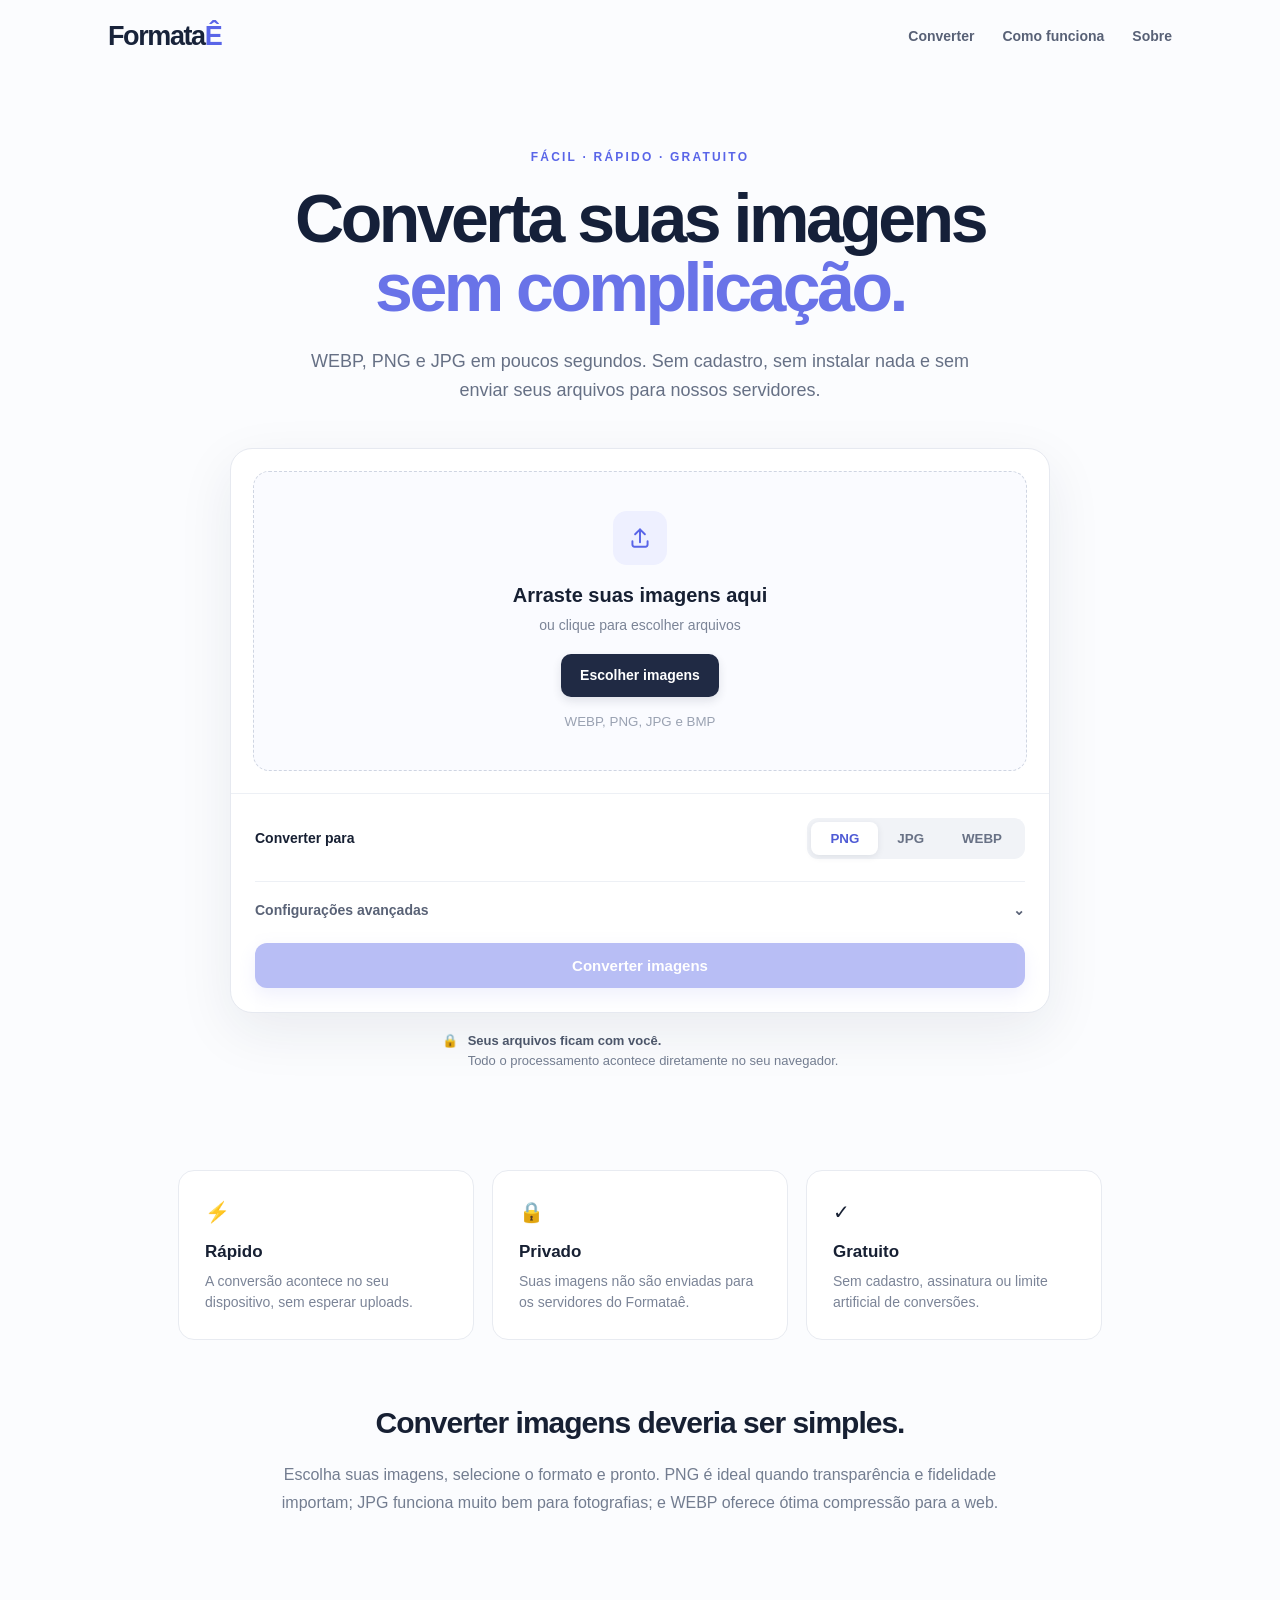
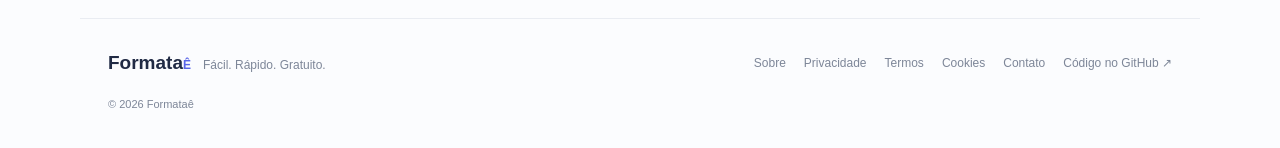
<file: index.html>
<!doctype html>
<html lang="pt-BR">
<head>
  <meta charset="utf-8">
  <meta name="viewport" content="width=device-width,initial-scale=1">
  <title>Formataê — Conversor de imagens grátis</title>
  <meta name="description" content="Converta WEBP, PNG, JPG e BMP gratuitamente, direto no navegador. Rápido, privado e sem cadastro.">
  <meta name="theme-color" content="#ffffff">
  <meta name="robots" content="index,follow">
  <link rel="canonical" href="https://formatae.com.br/">
  <meta property="og:type" content="website">
  <meta property="og:locale" content="pt_BR">
  <meta property="og:site_name" content="FormataÊ">
  <meta property="og:title" content="FormataÊ — Conversor de imagens grátis">
  <meta property="og:description" content="Converta WEBP, PNG e JPG de forma rápida, gratuita e diretamente no navegador.">
  <meta property="og:url" content="https://formatae.com.br/">
  <meta name="twitter:card" content="summary">
  <link rel="icon" href="favicon.svg" type="image/svg+xml">
  <link rel="stylesheet" href="style.css?v=3.2">
</head>
<body>
<header class="topbar">
  <a class="brand" href="index.html" aria-label="Formataê - início">Formata<span>Ê</span></a>
  <nav>
    <a href="#conversor">Converter</a>
    <a href="#vantagens">Como funciona</a>
    <a href="sobre.html">Sobre</a>
  </nav>
</header>

<main>
  <section class="hero">
    <div class="eyebrow">FÁCIL · RÁPIDO · GRATUITO</div>
    <h1>Converta suas imagens<br><span>sem complicação.</span></h1>
    <p>WEBP, PNG e JPG em poucos segundos. Sem cadastro, sem instalar nada e sem enviar seus arquivos para nossos servidores.</p>
  </section>

  <section id="conversor" class="converter-card">
    <label id="dropZone" class="drop-zone" for="fileInput">
      <div class="upload-icon" aria-hidden="true">
        <svg viewBox="0 0 24 24"><path d="M12 16V4m0 0L7.5 8.5M12 4l4.5 4.5M5 15v3a2 2 0 0 0 2 2h10a2 2 0 0 0 2-2v-3"/></svg>
      </div>
      <h2>Arraste suas imagens aqui</h2>
      <p>ou clique para escolher arquivos</p>
      <span class="choose-button">Escolher imagens</span>
      <small>WEBP, PNG, JPG e BMP</small>
      <input id="fileInput" type="file" accept="image/webp,image/png,image/jpeg,image/bmp" multiple hidden>
    </label>

    <div id="fileSummary" class="file-summary hidden"></div>

    <div class="controls">
      <div class="control-block">
        <span class="control-label">Converter para</span>
        <div class="format-tabs" role="group" aria-label="Formato de saída">
          <button class="format active" data-format="png" type="button">PNG</button>
          <button class="format" data-format="jpeg" type="button">JPG</button>
          <button class="format" data-format="webp" type="button">WEBP</button>
        </div>
      </div>

      <details class="advanced">
        <summary>
          <span>Configurações avançadas</span>
          <span class="chevron">⌄</span>
        </summary>
        <div class="advanced-grid">
          <label id="qualityWrap">
            <span>Qualidade <b id="qualityValue">90%</b></span>
            <input id="quality" type="range" min="10" max="100" value="90">
          </label>
          <label class="check-row">
            <input id="resizeToggle" type="checkbox">
            <span>Redimensionar imagens</span>
          </label>
          <div id="resizeFields" class="resize-fields hidden">
            <label>Largura <input id="widthInput" type="number" min="1" placeholder="px"></label>
            <label>Altura <input id="heightInput" type="number" min="1" placeholder="px"></label>
            <label class="check-row"><input id="keepRatio" type="checkbox" checked><span>Manter proporção</span></label>
          </div>
        </div>
      </details>

      <button id="convertBtn" class="convert-button" type="button" disabled>Converter imagens</button>
    </div>
  </section>

  <div class="privacy-note">
    <span>🔒</span>
    <div><strong>Seus arquivos ficam com você.</strong><br>Todo o processamento acontece diretamente no seu navegador.</div>
  </div>

  <section id="results" class="results hidden">
    <div class="results-head">
      <div><span class="success-dot">✓</span><h2>Conversão concluída</h2></div>
      <button id="clearBtn" class="text-button" type="button">Nova conversão</button>
    </div>
    <div id="resultList" class="result-list"></div>
    <button id="downloadAllBtn" class="secondary-button hidden" type="button">Baixar todas</button>
  </section>

  <section id="vantagens" class="benefits">
    <div>
      <span class="benefit-icon">⚡</span>
      <h3>Rápido</h3>
      <p>A conversão acontece no seu dispositivo, sem esperar uploads.</p>
    </div>
    <div>
      <span class="benefit-icon">🔒</span>
      <h3>Privado</h3>
      <p>Suas imagens não são enviadas para os servidores do Formataê.</p>
    </div>
    <div>
      <span class="benefit-icon">✓</span>
      <h3>Gratuito</h3>
      <p>Sem cadastro, assinatura ou limite artificial de conversões.</p>
    </div>
  </section>

  <section class="seo-copy">
    <h2>Converter imagens deveria ser simples.</h2>
    <p>Escolha suas imagens, selecione o formato e pronto. PNG é ideal quando transparência e fidelidade importam; JPG funciona muito bem para fotografias; e WEBP oferece ótima compressão para a web.</p>
  </section>
</main>

<footer>
  <div class="footer-brand"><strong>Formata<span class="accent-e">Ê</span></strong><span>Fácil. Rápido. Gratuito.</span></div>
  <div class="footer-links">
    <a href="sobre.html">Sobre</a>
    <a href="privacidade.html">Privacidade</a>
    <a href="termos.html">Termos</a>
    <a href="cookies.html">Cookies</a>
    <a href="contato.html">Contato</a>
    <a href="https://github.com/limaryan/formatae" target="_blank" rel="noopener noreferrer">Código no GitHub ↗</a>
  </div>
  <small>© 2026 Formataê</small>
</footer>
<script src="app.js?v=3.2"></script>
</body>
</html>
</file>
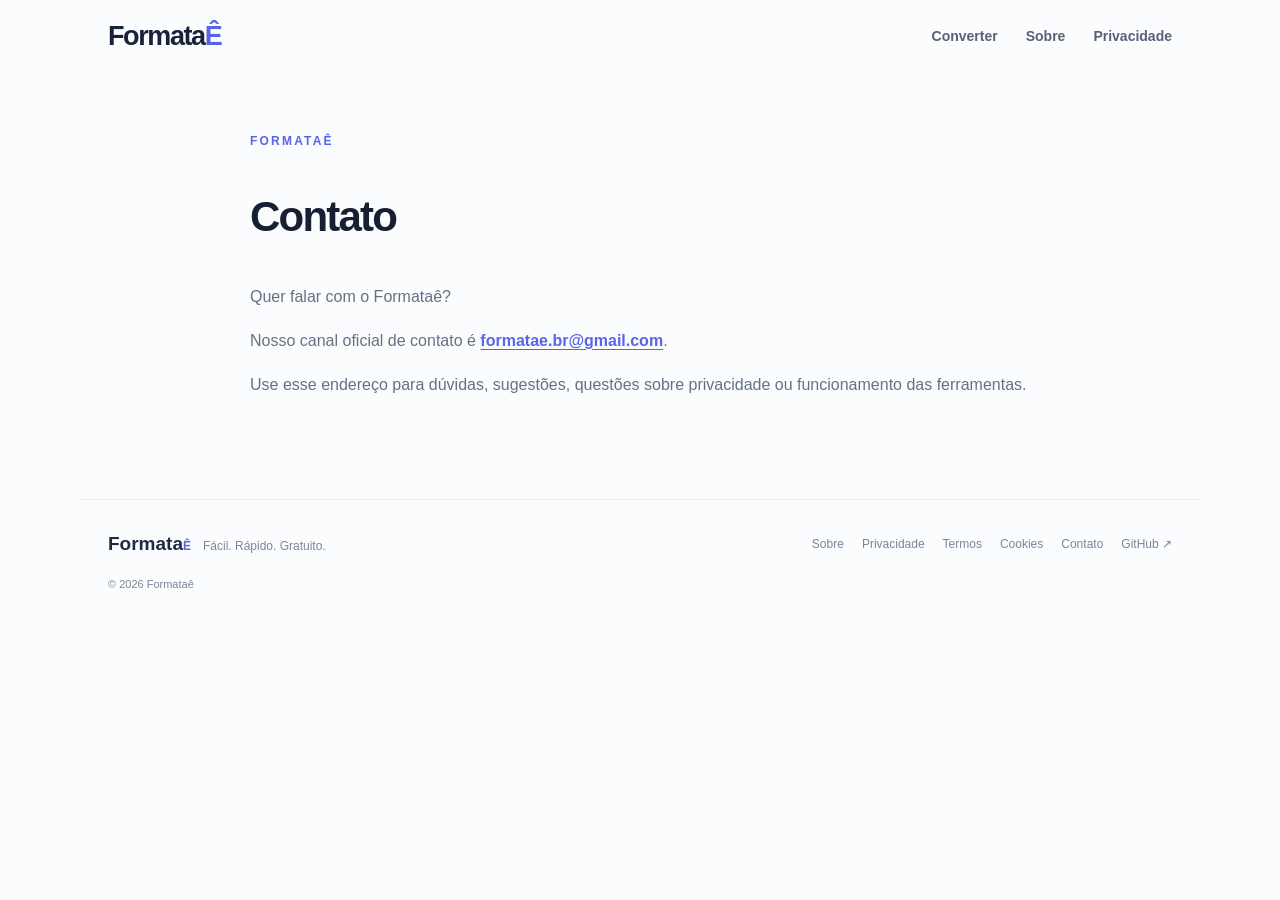
<file: contato.html>
<!doctype html><html lang="pt-BR"><head><meta charset="utf-8"><meta name="viewport" content="width=device-width,initial-scale=1"><title>Contato — Formataê</title><link rel="canonical" href="https://formatae.com.br/contato.html"><link rel="icon" href="favicon.svg" type="image/svg+xml"><link rel="stylesheet" href="style.css?v=3.2"></head><body><header class="topbar"><a class="brand" href="index.html">Formata<span>Ê</span></a><nav><a href="index.html#conversor">Converter</a><a href="sobre.html">Sobre</a><a href="privacidade.html">Privacidade</a></nav></header><main><article class="legal-page"><div class="eyebrow">FORMATAÊ</div><h1>Contato</h1><p>Quer falar com o Formataê?</p><p>Nosso canal oficial de contato é <a class="inline-link" href="mailto:formatae.br@gmail.com">formatae.br@gmail.com</a>.</p><p>Use esse endereço para dúvidas, sugestões, questões sobre privacidade ou funcionamento das ferramentas.</p></article></main><footer><div class="footer-brand"><strong>Formata<span class="accent-e">Ê</span></strong><span>Fácil. Rápido. Gratuito.</span></div><div class="footer-links"><a href="sobre.html">Sobre</a><a href="privacidade.html">Privacidade</a><a href="termos.html">Termos</a><a href="cookies.html">Cookies</a><a href="contato.html">Contato</a><a href="https://github.com/limaryan/formatae" target="_blank" rel="noopener noreferrer">GitHub ↗</a></div><small>© 2026 Formataê</small></footer></body></html>
</file>
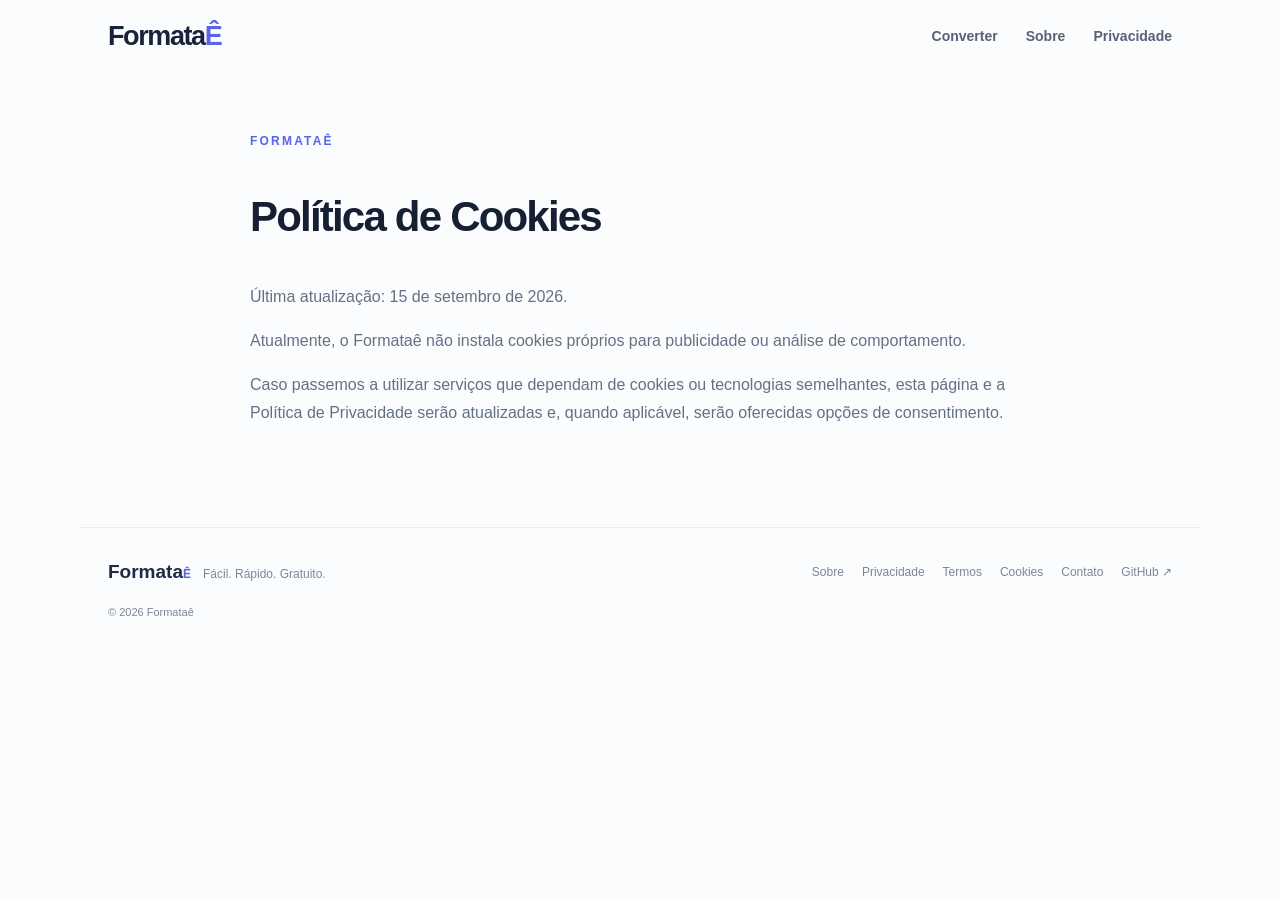
<file: cookies.html>
<!doctype html><html lang="pt-BR"><head><meta charset="utf-8"><meta name="viewport" content="width=device-width,initial-scale=1"><title>Política de Cookies — Formataê</title><link rel="canonical" href="https://formatae.com.br/cookies.html"><link rel="icon" href="favicon.svg" type="image/svg+xml"><link rel="stylesheet" href="style.css?v=3.2"></head><body><header class="topbar"><a class="brand" href="index.html">Formata<span>Ê</span></a><nav><a href="index.html#conversor">Converter</a><a href="sobre.html">Sobre</a><a href="privacidade.html">Privacidade</a></nav></header><main><article class="legal-page"><div class="eyebrow">FORMATAÊ</div><h1>Política de Cookies</h1><p>Última atualização: 15 de setembro de 2026.</p><p>Atualmente, o Formataê não instala cookies próprios para publicidade ou análise de comportamento.</p><p>Caso passemos a utilizar serviços que dependam de cookies ou tecnologias semelhantes, esta página e a Política de Privacidade serão atualizadas e, quando aplicável, serão oferecidas opções de consentimento.</p></article></main><footer><div class="footer-brand"><strong>Formata<span class="accent-e">Ê</span></strong><span>Fácil. Rápido. Gratuito.</span></div><div class="footer-links"><a href="sobre.html">Sobre</a><a href="privacidade.html">Privacidade</a><a href="termos.html">Termos</a><a href="cookies.html">Cookies</a><a href="contato.html">Contato</a><a href="https://github.com/limaryan/formatae" target="_blank" rel="noopener noreferrer">GitHub ↗</a></div><small>© 2026 Formataê</small></footer></body></html>
</file>
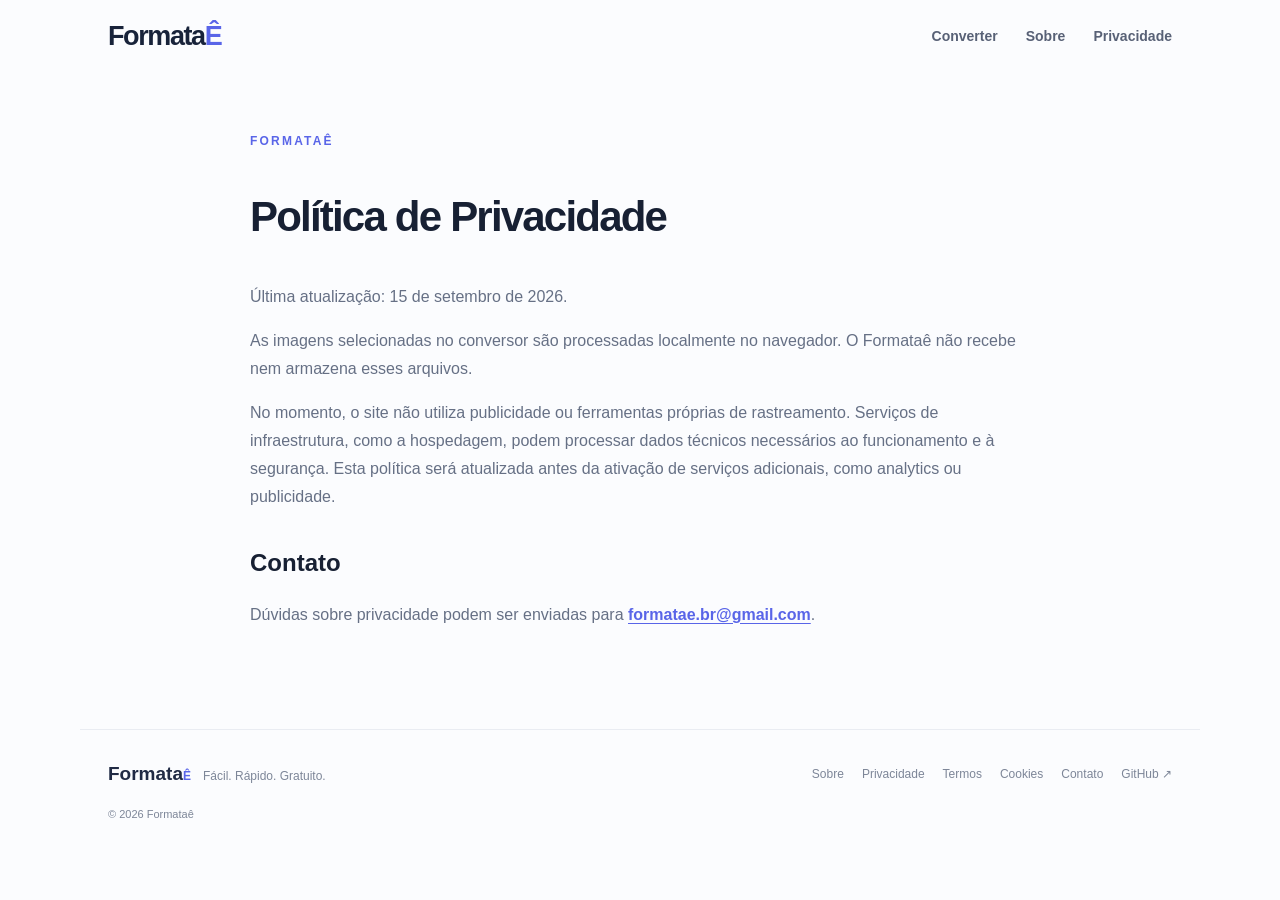
<file: privacidade.html>
<!doctype html><html lang="pt-BR"><head><meta charset="utf-8"><meta name="viewport" content="width=device-width,initial-scale=1"><title>Política de Privacidade — Formataê</title><link rel="canonical" href="https://formatae.com.br/privacidade.html"><link rel="icon" href="favicon.svg" type="image/svg+xml"><link rel="stylesheet" href="style.css?v=3.2"></head><body><header class="topbar"><a class="brand" href="index.html">Formata<span>Ê</span></a><nav><a href="index.html#conversor">Converter</a><a href="sobre.html">Sobre</a><a href="privacidade.html">Privacidade</a></nav></header><main><article class="legal-page"><div class="eyebrow">FORMATAÊ</div><h1>Política de Privacidade</h1><p>Última atualização: 15 de setembro de 2026.</p><p>As imagens selecionadas no conversor são processadas localmente no navegador. O Formataê não recebe nem armazena esses arquivos.</p><p>No momento, o site não utiliza publicidade ou ferramentas próprias de rastreamento. Serviços de infraestrutura, como a hospedagem, podem processar dados técnicos necessários ao funcionamento e à segurança. Esta política será atualizada antes da ativação de serviços adicionais, como analytics ou publicidade.</p><h2>Contato</h2><p>Dúvidas sobre privacidade podem ser enviadas para <a class="inline-link" href="mailto:formatae.br@gmail.com">formatae.br@gmail.com</a>.</p></article></main><footer><div class="footer-brand"><strong>Formata<span class="accent-e">Ê</span></strong><span>Fácil. Rápido. Gratuito.</span></div><div class="footer-links"><a href="sobre.html">Sobre</a><a href="privacidade.html">Privacidade</a><a href="termos.html">Termos</a><a href="cookies.html">Cookies</a><a href="contato.html">Contato</a><a href="https://github.com/limaryan/formatae" target="_blank" rel="noopener noreferrer">GitHub ↗</a></div><small>© 2026 Formataê</small></footer></body></html>
</file>
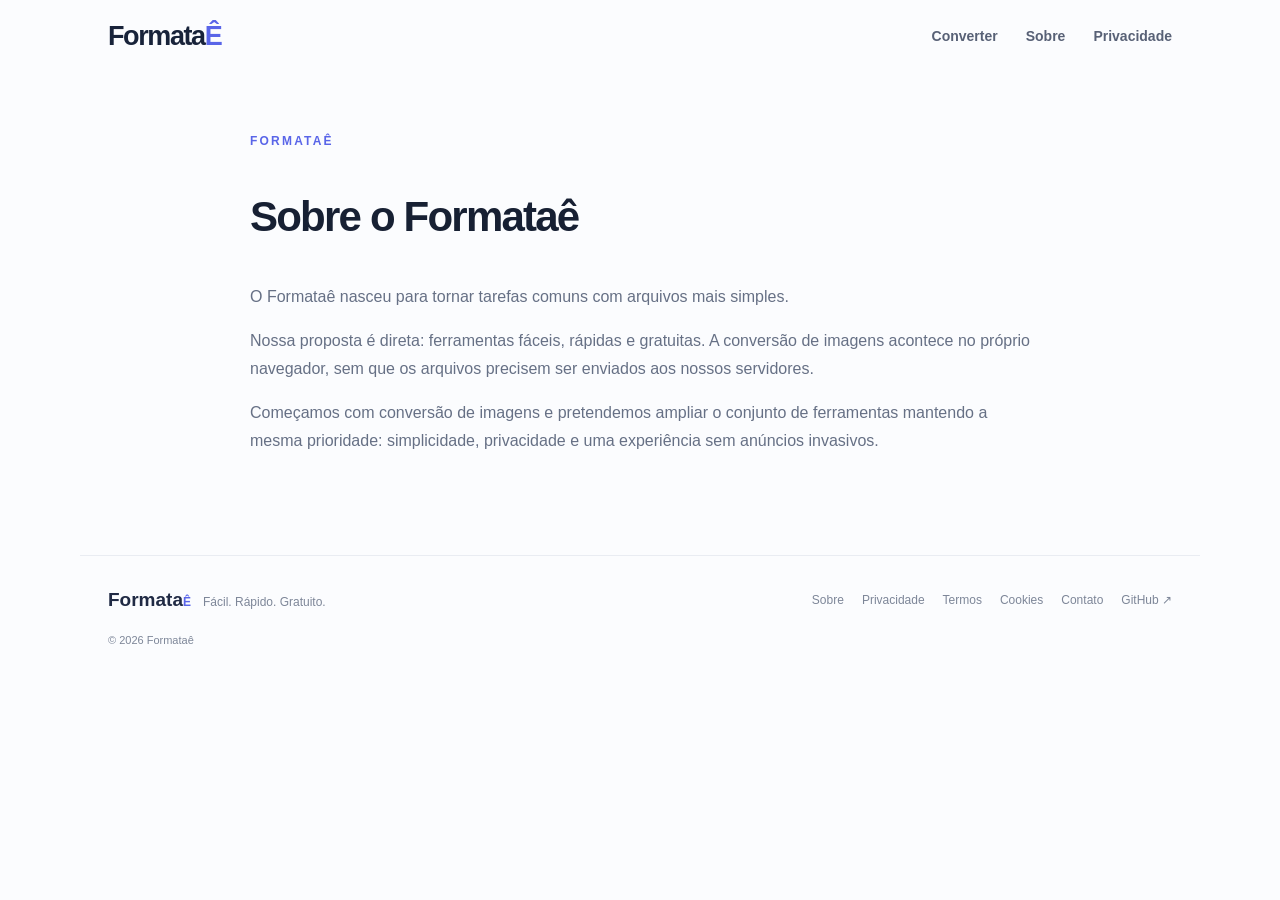
<file: sobre.html>
<!doctype html><html lang="pt-BR"><head><meta charset="utf-8"><meta name="viewport" content="width=device-width,initial-scale=1"><title>Sobre o Formataê — Formataê</title><link rel="canonical" href="https://formatae.com.br/sobre.html"><link rel="icon" href="favicon.svg" type="image/svg+xml"><link rel="stylesheet" href="style.css?v=3.2"></head><body><header class="topbar"><a class="brand" href="index.html">Formata<span>Ê</span></a><nav><a href="index.html#conversor">Converter</a><a href="sobre.html">Sobre</a><a href="privacidade.html">Privacidade</a></nav></header><main><article class="legal-page"><div class="eyebrow">FORMATAÊ</div><h1>Sobre o Formataê</h1><p>O Formataê nasceu para tornar tarefas comuns com arquivos mais simples.</p><p>Nossa proposta é direta: ferramentas fáceis, rápidas e gratuitas. A conversão de imagens acontece no próprio navegador, sem que os arquivos precisem ser enviados aos nossos servidores.</p><p>Começamos com conversão de imagens e pretendemos ampliar o conjunto de ferramentas mantendo a mesma prioridade: simplicidade, privacidade e uma experiência sem anúncios invasivos.</p></article></main><footer><div class="footer-brand"><strong>Formata<span class="accent-e">Ê</span></strong><span>Fácil. Rápido. Gratuito.</span></div><div class="footer-links"><a href="sobre.html">Sobre</a><a href="privacidade.html">Privacidade</a><a href="termos.html">Termos</a><a href="cookies.html">Cookies</a><a href="contato.html">Contato</a><a href="https://github.com/limaryan/formatae" target="_blank" rel="noopener noreferrer">GitHub ↗</a></div><small>© 2026 Formataê</small></footer></body></html>
</file>
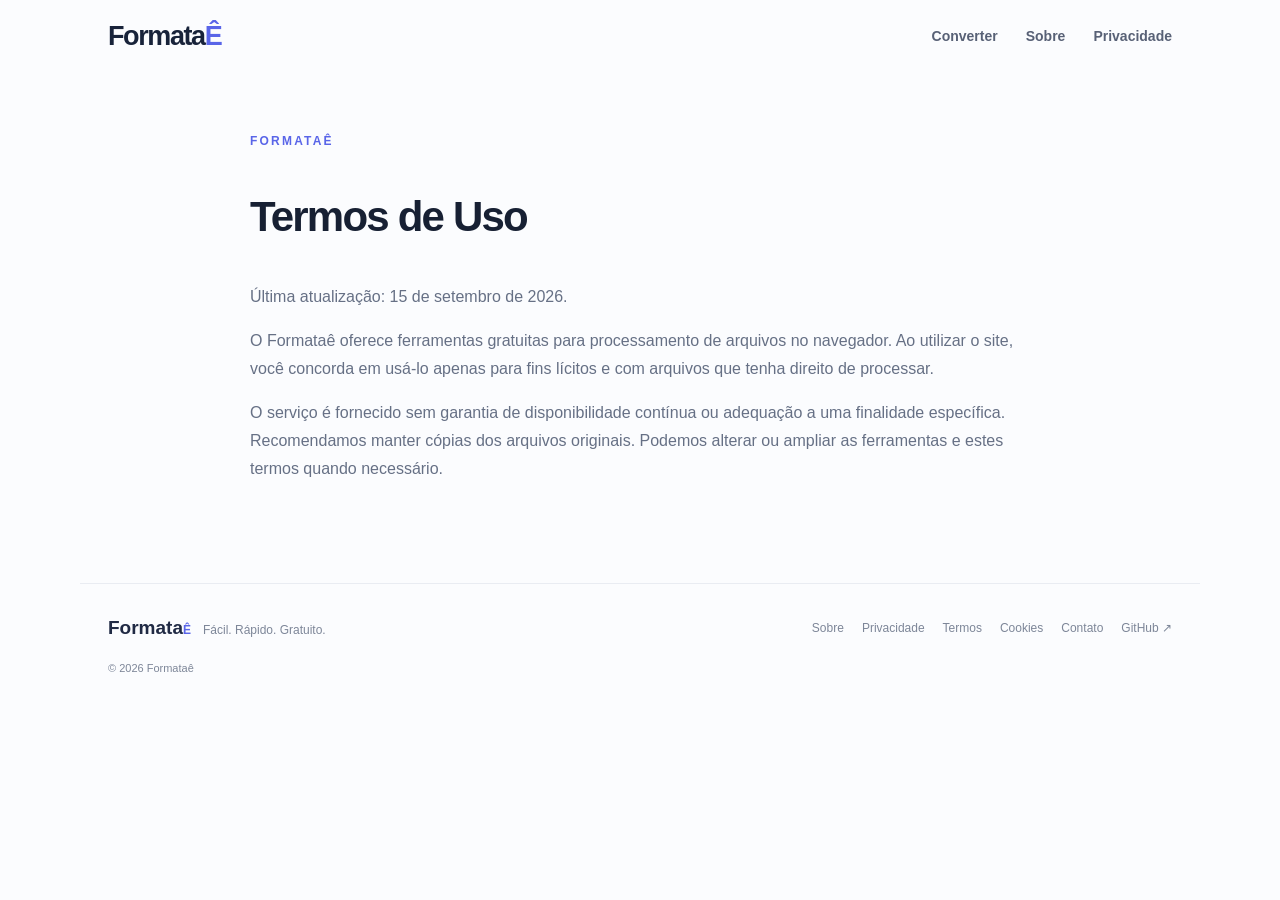
<file: termos.html>
<!doctype html><html lang="pt-BR"><head><meta charset="utf-8"><meta name="viewport" content="width=device-width,initial-scale=1"><title>Termos de Uso — Formataê</title><link rel="canonical" href="https://formatae.com.br/termos.html"><link rel="icon" href="favicon.svg" type="image/svg+xml"><link rel="stylesheet" href="style.css?v=3.2"></head><body><header class="topbar"><a class="brand" href="index.html">Formata<span>Ê</span></a><nav><a href="index.html#conversor">Converter</a><a href="sobre.html">Sobre</a><a href="privacidade.html">Privacidade</a></nav></header><main><article class="legal-page"><div class="eyebrow">FORMATAÊ</div><h1>Termos de Uso</h1><p>Última atualização: 15 de setembro de 2026.</p><p>O Formataê oferece ferramentas gratuitas para processamento de arquivos no navegador. Ao utilizar o site, você concorda em usá-lo apenas para fins lícitos e com arquivos que tenha direito de processar.</p><p>O serviço é fornecido sem garantia de disponibilidade contínua ou adequação a uma finalidade específica. Recomendamos manter cópias dos arquivos originais. Podemos alterar ou ampliar as ferramentas e estes termos quando necessário.</p></article></main><footer><div class="footer-brand"><strong>Formata<span class="accent-e">Ê</span></strong><span>Fácil. Rápido. Gratuito.</span></div><div class="footer-links"><a href="sobre.html">Sobre</a><a href="privacidade.html">Privacidade</a><a href="termos.html">Termos</a><a href="cookies.html">Cookies</a><a href="contato.html">Contato</a><a href="https://github.com/limaryan/formatae" target="_blank" rel="noopener noreferrer">GitHub ↗</a></div><small>© 2026 Formataê</small></footer></body></html>
</file>
<file: style.css>
*{box-sizing:border-box}html{scroll-behavior:smooth}body{margin:0;font-family:Inter,ui-sans-serif,-apple-system,BlinkMacSystemFont,"Segoe UI",sans-serif;color:#172033;background:#fbfcfe;line-height:1.5}a{color:inherit;text-decoration:none}.topbar{height:72px;max-width:1120px;margin:auto;padding:0 28px;display:flex;align-items:center;justify-content:space-between}.brand{font-size:27px;font-weight:850;letter-spacing:-1.4px;color:#18233a}.brand span{color:#5965e8}.topbar nav{display:flex;gap:28px;font-size:14px;color:#586176;font-weight:600}.topbar nav a:hover{color:#5965e8}main{max-width:980px;margin:auto;padding:0 28px}.hero{text-align:center;padding:76px 0 42px}.eyebrow{font-size:12px;letter-spacing:2.2px;font-weight:800;color:#5965e8;margin-bottom:18px}.hero h1{font-size:clamp(42px,6vw,68px);line-height:1.02;letter-spacing:-3.5px;margin:0;color:#152039}.hero h1 span{color:#6973e8}.hero p{max-width:660px;margin:24px auto 0;color:#667085;font-size:18px;line-height:1.65}.converter-card{max-width:820px;margin:auto;background:#fff;border:1px solid #e6e9f0;border-radius:22px;box-shadow:0 18px 55px rgba(24,35,58,.08);overflow:hidden}.drop-zone{margin:22px;min-height:300px;border:1.5px dashed #cfd5e2;border-radius:16px;background:#fafbff;display:flex;flex-direction:column;align-items:center;justify-content:center;cursor:pointer;transition:.2s}.drop-zone:hover,.drop-zone.drag{border-color:#6973e8;background:#f6f7ff}.upload-icon{width:54px;height:54px;border-radius:14px;background:#eef0ff;display:grid;place-items:center;margin-bottom:15px}.upload-icon svg{width:26px;fill:none;stroke:#5965e8;stroke-width:1.8;stroke-linecap:round;stroke-linejoin:round}.drop-zone h2{font-size:20px;margin:0 0 5px}.drop-zone p{margin:0 0 18px;color:#7b8497;font-size:14px}.choose-button{padding:11px 19px;background:#202a44;color:#fff;border-radius:10px;font-size:14px;font-weight:750;box-shadow:0 4px 10px rgba(32,42,68,.12)}.drop-zone small{margin-top:15px;color:#9aa2b2}.file-summary{margin:0 22px 18px;padding:13px 16px;border-radius:12px;background:#f5f7fb;color:#4c566a;font-size:14px}.controls{border-top:1px solid #edf0f5;padding:24px}.control-block{display:flex;align-items:center;justify-content:space-between;gap:20px}.control-label{font-size:14px;font-weight:750}.format-tabs{display:flex;background:#f1f3f7;padding:4px;border-radius:11px}.format{border:0;background:transparent;padding:9px 19px;border-radius:8px;font-weight:750;color:#687185;cursor:pointer}.format.active{background:#fff;color:#4f5bd5;box-shadow:0 2px 7px rgba(31,42,68,.09)}.advanced{border-top:1px solid #edf0f5;margin-top:22px;padding-top:18px}.advanced summary{list-style:none;cursor:pointer;display:flex;justify-content:space-between;font-size:14px;font-weight:700;color:#596276}.advanced summary::-webkit-details-marker{display:none}.advanced[open] .chevron{transform:rotate(180deg)}.advanced-grid{padding-top:18px;display:grid;gap:16px;color:#596276;font-size:14px}.advanced-grid label>span:first-child{display:flex;justify-content:space-between;margin-bottom:8px}.advanced input[type=range]{width:100%}.check-row{display:flex!important;gap:9px;align-items:center}.check-row span{margin:0!important}.resize-fields{display:grid;grid-template-columns:1fr 1fr;gap:12px}.resize-fields input[type=number]{width:100%;margin-top:6px;padding:10px;border:1px solid #d9dee8;border-radius:8px}.resize-fields .check-row{grid-column:1/-1}.convert-button,.secondary-button{width:100%;border:0;border-radius:12px;padding:14px 18px;font-size:15px;font-weight:800;cursor:pointer}.convert-button{margin-top:22px;background:#5965e8;color:white;box-shadow:0 7px 18px rgba(89,101,232,.22)}.convert-button:hover:not(:disabled){background:#4c57d5}.convert-button:disabled{opacity:.42;cursor:not-allowed}.privacy-note{max-width:820px;margin:18px auto 0;display:flex;justify-content:center;gap:10px;text-align:left;color:#737d90;font-size:13px}.privacy-note strong{color:#4c566a}.results{max-width:820px;margin:30px auto;background:#fff;border:1px solid #e6e9f0;border-radius:18px;padding:22px}.results-head,.results-head>div{display:flex;align-items:center;justify-content:space-between}.results-head>div{justify-content:flex-start;gap:9px}.results-head h2{font-size:18px;margin:0}.success-dot{width:25px;height:25px;display:grid;place-items:center;border-radius:50%;background:#e9f8ef;color:#22834f;font-weight:900}.text-button{border:0;background:transparent;color:#5965e8;font-weight:700;cursor:pointer}.result-item{display:grid;grid-template-columns:52px 1fr auto;align-items:center;gap:14px;padding:15px 0;border-top:1px solid #edf0f5}.result-item:first-child{margin-top:14px}.thumb{width:52px;height:52px;object-fit:cover;border-radius:9px;background:#f1f3f6}.result-meta strong{display:block;font-size:14px;white-space:nowrap;overflow:hidden;text-overflow:ellipsis;max-width:470px}.result-meta span{font-size:12px;color:#8a93a5}.download-link{background:#f0f2ff;color:#4e59d3;padding:9px 13px;border-radius:9px;font-size:13px;font-weight:800}.secondary-button{margin-top:12px;background:#202a44;color:white}.benefits{display:grid;grid-template-columns:repeat(3,1fr);gap:18px;margin:100px 0 60px}.benefits>div{padding:26px;border:1px solid #e8ebf1;border-radius:16px;background:#fff}.benefit-icon{font-size:20px}.benefits h3{margin:12px 0 6px;font-size:17px}.benefits p{margin:0;color:#7b8497;font-size:14px}.seo-copy{max-width:720px;margin:0 auto 100px;text-align:center}.seo-copy h2{font-size:30px;letter-spacing:-1px;margin-bottom:14px}.seo-copy p{color:#737d90;line-height:1.8}footer{border-top:1px solid #e9ecf2;max-width:1120px;margin:auto;padding:30px 28px 36px;display:grid;grid-template-columns:1fr auto;gap:18px;align-items:center;color:#7d8698}.footer-brand{display:flex;gap:12px;align-items:baseline}.footer-brand strong{font-size:19px;color:#202a44}.footer-brand span{font-size:12px}.footer-links{display:flex;gap:18px;font-size:12px}.footer-links a:hover{color:#5965e8}footer small{font-size:11px}.hidden{display:none!important}.legal-page{max-width:780px;margin:60px auto 100px}.legal-page h1{font-size:42px;letter-spacing:-1.8px}.legal-page h2{margin-top:34px}.legal-page p,.legal-page li{color:#667085;line-height:1.75}@media(max-width:700px){.topbar{height:62px;padding:0 18px}.topbar nav a:not(:first-child){display:none}main{padding:0 16px}.hero{padding:52px 0 30px}.hero h1{font-size:43px;letter-spacing:-2.4px}.hero p{font-size:16px}.converter-card{border-radius:17px}.drop-zone{margin:13px;min-height:260px}.controls{padding:18px}.control-block{align-items:flex-start;flex-direction:column}.format-tabs{width:100%}.format{flex:1}.benefits{grid-template-columns:1fr;margin:70px 0 45px}.result-item{grid-template-columns:44px 1fr}.thumb{width:44px;height:44px}.download-link{grid-column:2}.footer-links{flex-wrap:wrap}.footer-brand{display:block}footer{grid-template-columns:1fr}.seo-copy{margin-bottom:70px}}
.accent-e{color:#5965e8}.inline-link{color:#5965e8;font-weight:700;text-decoration:underline;text-underline-offset:3px}
</file>
